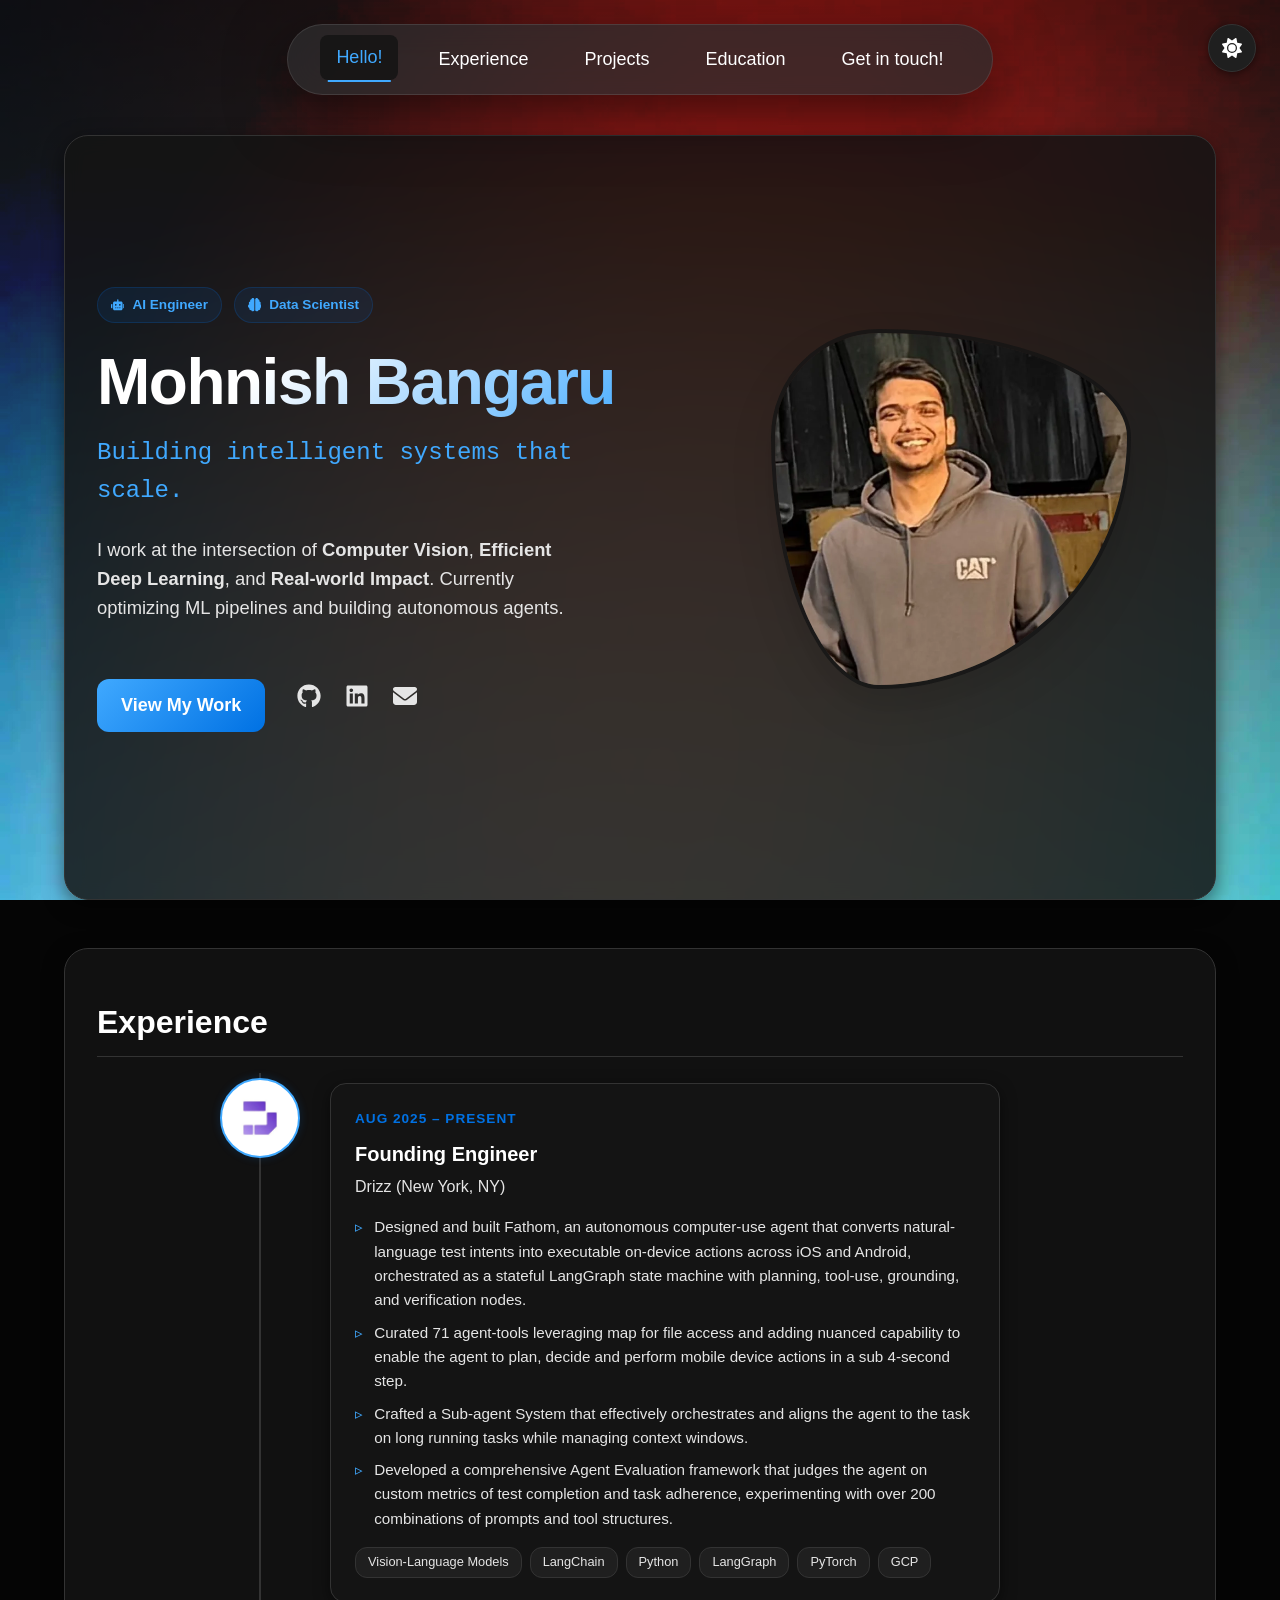
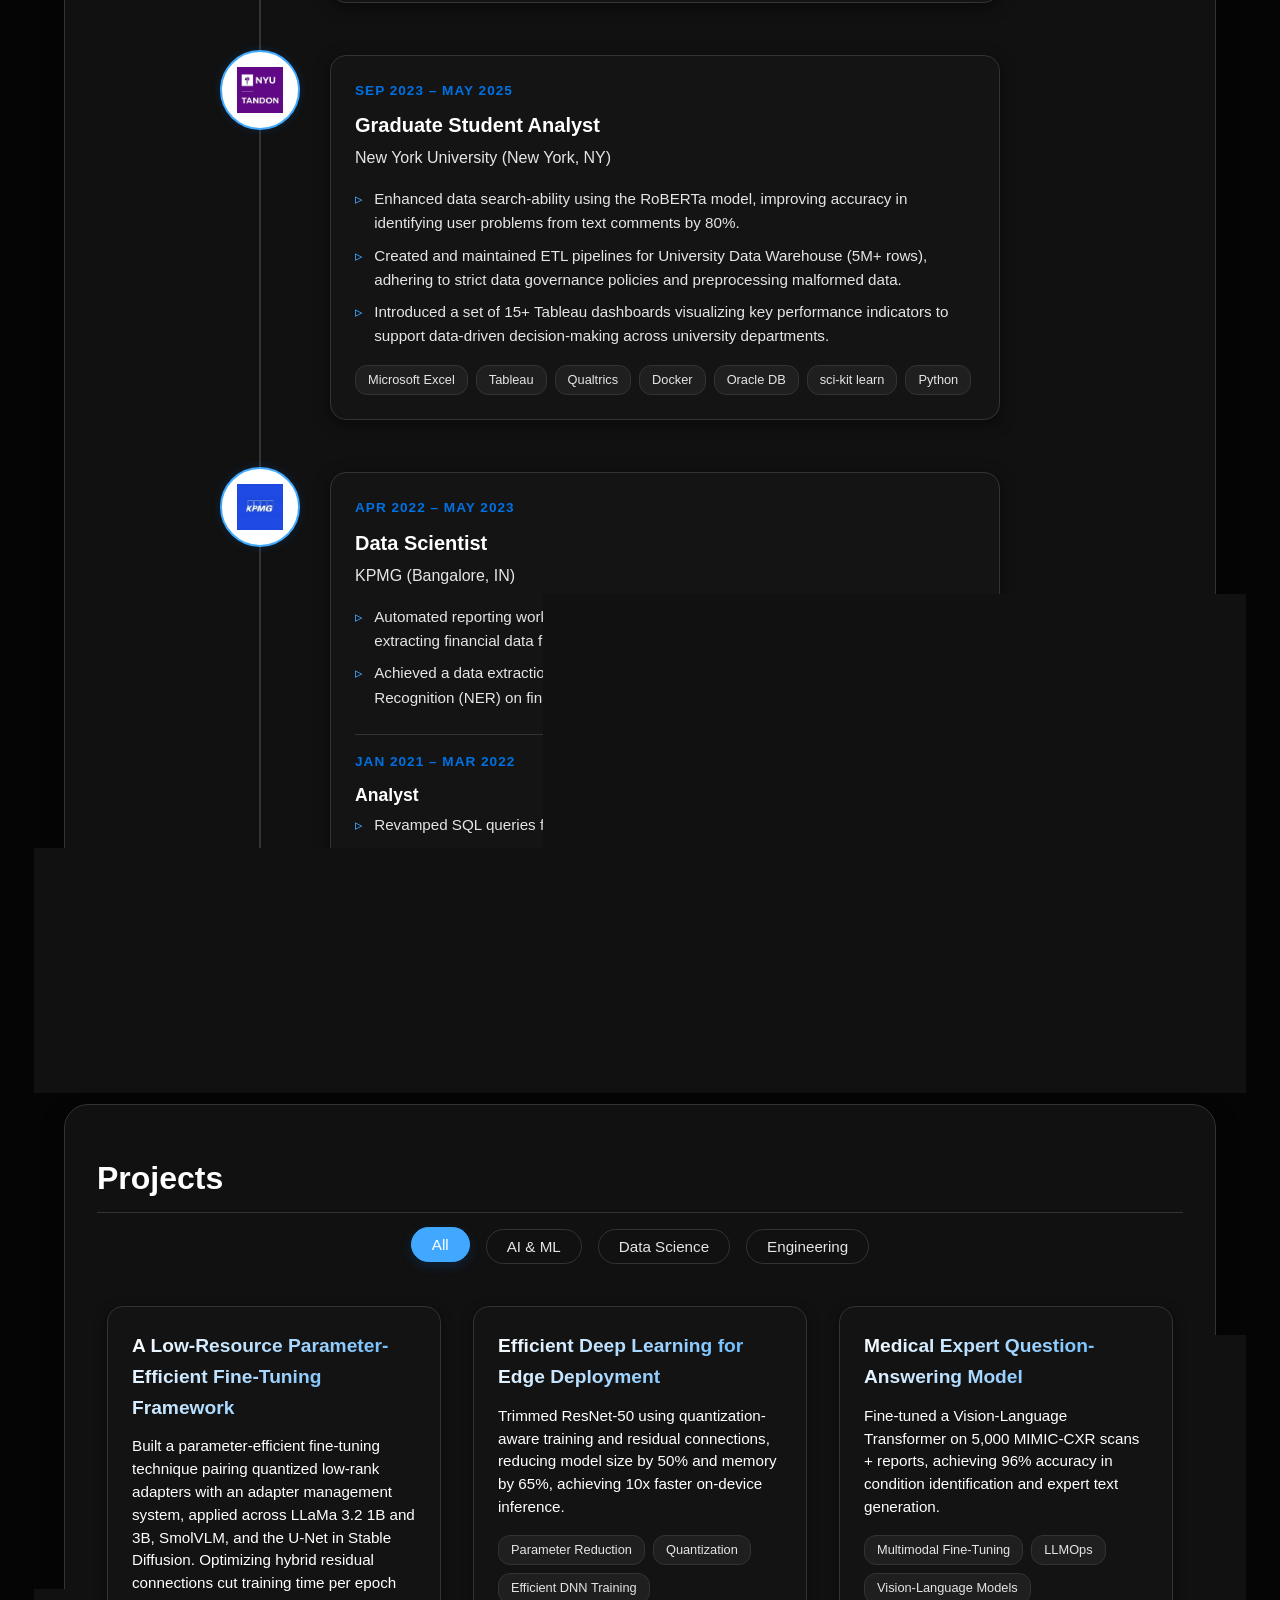
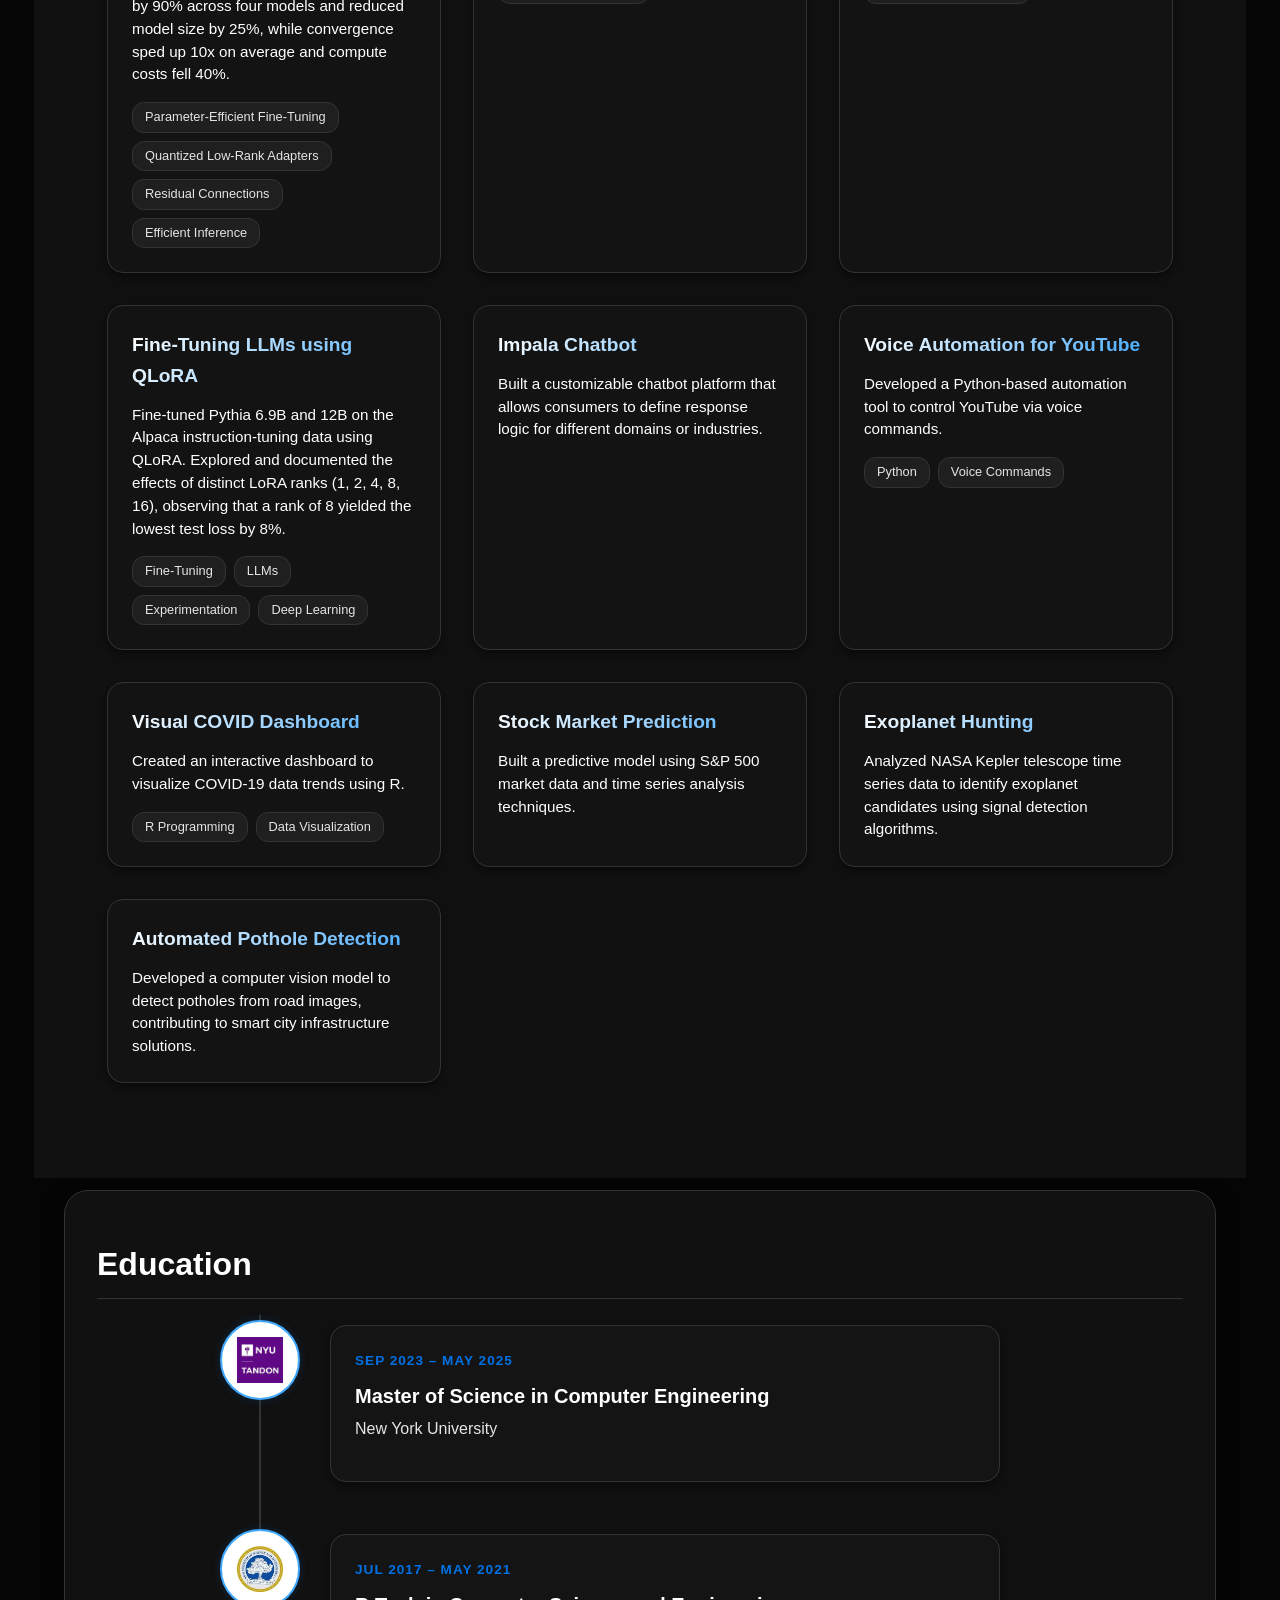
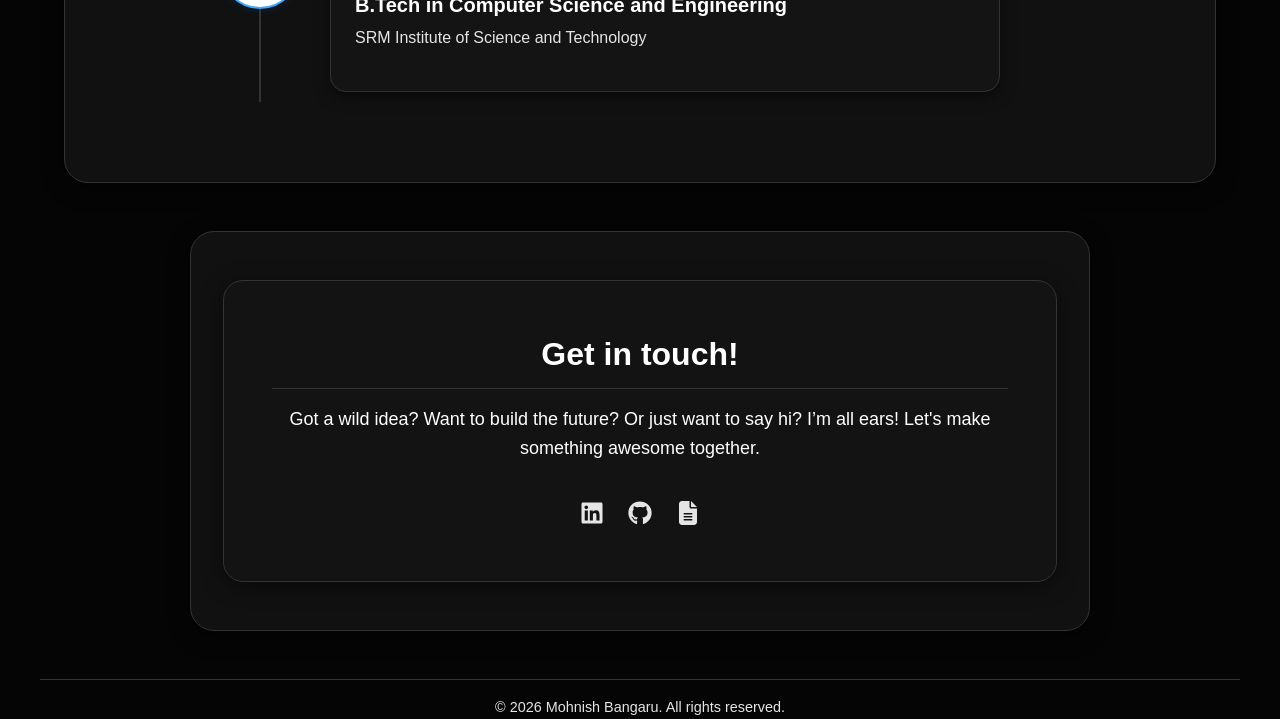
<file: index.html>
<!DOCTYPE html>
<html lang="en">

<head>
  <meta charset="UTF-8" />
  <meta name="viewport" content="width=device-width, initial-scale=1.0" />
  <meta name="color-scheme" content="dark light" />
  <meta name="theme-color" content="#050505" />

  <!-- SEO Meta Tags -->
  <title>Mohnish Bangaru - AI Engineer | Data Scientist | NYU Graduate</title>
  <meta name="description"
    content="Mohnish Bangaru is a recent graduate from NYU Tandon with expertise in AI, computer vision, and efficient deep learning. View portfolio, projects, and experience." />
  <meta name="keywords"
    content="Mohnish Bangaru, Data Scientist, ML Engineer, NYU, Computer Vision, AI, Deep Learning, Machine Learning, Portfolio" />
  <meta name="author" content="Mohnish Bangaru" />
  <link rel="canonical" href="https://mohnishbangaru.github.io/" />

  <!-- Open Graph Meta Tags -->
  <meta property="og:title" content="Mohnish Bangaru - Data Scientist & ML Engineer" />
  <meta property="og:description"
    content="Recent graduate from NYU Tandon specializing in AI, computer vision, and efficient deep learning. View my portfolio and projects." />
  <meta property="og:type" content="website" />
  <meta property="og:url" content="https://mohnishbangaru.github.io" />
  <meta property="og:image" content="https://mohnishbangaru.github.io/assets/profile.jpg" />
  <meta property="og:site_name" content="Mohnish Bangaru Portfolio" />

  <!-- Twitter Card Meta Tags -->
  <meta name="twitter:card" content="summary_large_image" />
  <meta name="twitter:title" content="Mohnish Bangaru - Data Scientist & ML Engineer" />
  <meta name="twitter:description"
    content="Recent graduate from NYU Tandon specializing in AI, computer vision, and efficient deep learning." />
  <meta name="twitter:image" content="https://mohnishbangaru.github.io/assets/profile.jpg" />

  <!-- Additional SEO Meta Tags -->
  <meta name="robots" content="index, follow" />
  <meta name="language" content="English" />
  <meta name="revisit-after" content="7 days" />
  <meta name="distribution" content="global" />

  <!-- Favicon -->
  <link rel="icon" type="image/svg+xml" href="assets/mb-logo.svg" />
  <link rel="apple-touch-icon" href="assets/mb-logo.svg" />

  <!-- Preload the LCP image and the background it sits on -->
  <link rel="preload" as="image" href="assets/profile.webp" type="image/webp" fetchpriority="high" />
  <link rel="preload" as="image" href="assets/gradient-bg.webp" type="image/webp" />

  <link rel="stylesheet" href="style.css" />

  <!-- Structured Data (JSON-LD) -->
  <script type="application/ld+json">
  {
    "@context": "https://schema.org",
    "@type": "Person",
    "name": "Mohnish Bangaru",
    "jobTitle": "Data Scientist & ML Engineer",
    "alumniOf": {
      "@type": "CollegeOrUniversity",
      "name": "New York University, Tandon School of Engineering"
    },
    "url": "https://mohnishbangaru.github.io",
    "sameAs": [
      "https://linkedin.com/in/mohnishbangaru",
      "https://github.com/mohnishbangaru"
    ],
    "email": "mohnishbangaru@nyu.edu",
    "description": "Recent graduate from NYU Tandon specializing in AI, computer vision, and efficient deep learning",
    "knowsAbout": [
      "Machine Learning",
      "Deep Learning",
      "Computer Vision",
      "Data Science",
      "AI",
      "Python",
      "TensorFlow",
      "OpenCV"
    ],
    "worksFor": {
      "@type": "Organization",
      "name": "New York University"
    }
  }
  </script>
</head>

<body>
  <!-- Apply the saved theme before first paint so there is no flash of the wrong theme. -->
  <script>
    (function () {
      try {
        var t = localStorage.getItem('theme');
        document.body.classList.add(t === null ? 'dark-theme' : t);
      } catch (e) {
        document.body.classList.add('dark-theme');
      }
    })();
  </script>

  <!-- If JS never runs, the loader must not sit on top of the content forever. -->
  <noscript>
    <style>
      #loader { display: none !important; }
    </style>
  </noscript>

  <!--
    Icon sprite. Self-hosted from Font Awesome Free 6.4.0 (icons: CC BY 4.0).
    Inlined to remove the render-blocking CDN stylesheet and webfont downloads.
  -->
  <svg xmlns="http://www.w3.org/2000/svg" style="display:none" aria-hidden="true">
    <symbol id="i-github" viewBox="0 0 496 512"><path d="M165.9 397.4c0 2-2.3 3.6-5.2 3.6-3.3.3-5.6-1.3-5.6-3.6 0-2 2.3-3.6 5.2-3.6 3-.3 5.6 1.3 5.6 3.6zm-31.1-4.5c-.7 2 1.3 4.3 4.3 4.9 2.6 1 5.6 0 6.2-2s-1.3-4.3-4.3-5.2c-2.6-.7-5.5.3-6.2 2.3zm44.2-1.7c-2.9.7-4.9 2.6-4.6 4.9.3 2 2.9 3.3 5.9 2.6 2.9-.7 4.9-2.6 4.6-4.6-.3-1.9-3-3.2-5.9-2.9zM244.8 8C106.1 8 0 113.3 0 252c0 110.9 69.8 205.8 169.5 239.2 12.8 2.3 17.3-5.6 17.3-12.1 0-6.2-.3-40.4-.3-61.4 0 0-70 15-84.7-29.8 0 0-11.4-29.1-27.8-36.6 0 0-22.9-15.7 1.6-15.4 0 0 24.9 2 38.6 25.8 21.9 38.6 58.6 27.5 72.9 20.9 2.3-16 8.8-27.1 16-33.7-55.9-6.2-112.3-14.3-112.3-110.5 0-27.5 7.6-41.3 23.6-58.9-2.6-6.5-11.1-33.3 2.6-67.9 20.9-6.5 69 27 69 27 20-5.6 41.5-8.5 62.8-8.5s42.8 2.9 62.8 8.5c0 0 48.1-33.6 69-27 13.7 34.7 5.2 61.4 2.6 67.9 16 17.7 25.8 31.5 25.8 58.9 0 96.5-58.9 104.2-114.8 110.5 9.2 7.9 17 22.9 17 46.4 0 33.7-.3 75.4-.3 83.6 0 6.5 4.6 14.4 17.3 12.1C428.2 457.8 496 362.9 496 252 496 113.3 383.5 8 244.8 8zM97.2 352.9c-1.3 1-1 3.3.7 5.2 1.6 1.6 3.9 2.3 5.2 1 1.3-1 1-3.3-.7-5.2-1.6-1.6-3.9-2.3-5.2-1zm-10.8-8.1c-.7 1.3.3 2.9 2.3 3.9 1.6 1 3.6.7 4.3-.7.7-1.3-.3-2.9-2.3-3.9-2-.6-3.6-.3-4.3.7zm32.4 35.6c-1.6 1.3-1 4.3 1.3 6.2 2.3 2.3 5.2 2.6 6.5 1 1.3-1.3.7-4.3-1.3-6.2-2.2-2.3-5.2-2.6-6.5-1zm-11.4-14.7c-1.6 1-1.6 3.6 0 5.9 1.6 2.3 4.3 3.3 5.6 2.3 1.6-1.3 1.6-3.9 0-6.2-1.4-2.3-4-3.3-5.6-2z"/></symbol>
    <symbol id="i-linkedin" viewBox="0 0 448 512"><path d="M416 32H31.9C14.3 32 0 46.5 0 64.3v383.4C0 465.5 14.3 480 31.9 480H416c17.6 0 32-14.5 32-32.3V64.3c0-17.8-14.4-32.3-32-32.3zM135.4 416H69V202.2h66.5V416zm-33.2-243c-21.3 0-38.5-17.3-38.5-38.5S80.9 96 102.2 96c21.2 0 38.5 17.3 38.5 38.5 0 21.3-17.2 38.5-38.5 38.5zm282.1 243h-66.4V312c0-24.8-.5-56.7-34.5-56.7-34.6 0-39.9 27-39.9 54.9V416h-66.4V202.2h63.7v29.2h.9c8.9-16.8 30.6-34.5 62.9-34.5 67.2 0 79.7 44.3 79.7 101.9V416z"/></symbol>
    <symbol id="i-brain" viewBox="0 0 512 512"><path d="M184 0c30.9 0 56 25.1 56 56V456c0 30.9-25.1 56-56 56c-28.9 0-52.7-21.9-55.7-50.1c-5.2 1.4-10.7 2.1-16.3 2.1c-35.3 0-64-28.7-64-64c0-7.4 1.3-14.6 3.6-21.2C21.4 367.4 0 338.2 0 304c0-31.9 18.7-59.5 45.8-72.3C37.1 220.8 32 207 32 192c0-30.7 21.6-56.3 50.4-62.6C80.8 123.9 80 118 80 112c0-29.9 20.6-55.1 48.3-62.1C131.3 21.9 155.1 0 184 0zM328 0c28.9 0 52.6 21.9 55.7 49.9c27.8 7 48.3 32.1 48.3 62.1c0 6-.8 11.9-2.4 17.4c28.8 6.2 50.4 31.9 50.4 62.6c0 15-5.1 28.8-13.8 39.7C493.3 244.5 512 272.1 512 304c0 34.2-21.4 63.4-51.6 74.8c2.3 6.6 3.6 13.8 3.6 21.2c0 35.3-28.7 64-64 64c-5.6 0-11.1-.7-16.3-2.1c-3 28.2-26.8 50.1-55.7 50.1c-30.9 0-56-25.1-56-56V56c0-30.9 25.1-56 56-56z"/></symbol>
    <symbol id="i-envelope" viewBox="0 0 512 512"><path d="M48 64C21.5 64 0 85.5 0 112c0 15.1 7.1 29.3 19.2 38.4L236.8 313.6c11.4 8.5 27 8.5 38.4 0L492.8 150.4c12.1-9.1 19.2-23.3 19.2-38.4c0-26.5-21.5-48-48-48H48zM0 176V384c0 35.3 28.7 64 64 64H448c35.3 0 64-28.7 64-64V176L294.4 339.2c-22.8 17.1-54 17.1-76.8 0L0 176z"/></symbol>
    <symbol id="i-file-lines" viewBox="0 0 384 512"><path d="M64 0C28.7 0 0 28.7 0 64V448c0 35.3 28.7 64 64 64H320c35.3 0 64-28.7 64-64V160H256c-17.7 0-32-14.3-32-32V0H64zM256 0V128H384L256 0zM112 256H272c8.8 0 16 7.2 16 16s-7.2 16-16 16H112c-8.8 0-16-7.2-16-16s7.2-16 16-16zm0 64H272c8.8 0 16 7.2 16 16s-7.2 16-16 16H112c-8.8 0-16-7.2-16-16s7.2-16 16-16zm0 64H272c8.8 0 16 7.2 16 16s-7.2 16-16 16H112c-8.8 0-16-7.2-16-16s7.2-16 16-16z"/></symbol>
    <symbol id="i-moon" viewBox="0 0 384 512"><path d="M223.5 32C100 32 0 132.3 0 256S100 480 223.5 480c60.6 0 115.5-24.2 155.8-63.4c5-4.9 6.3-12.5 3.1-18.7s-10.1-9.7-17-8.5c-9.8 1.7-19.8 2.6-30.1 2.6c-96.9 0-175.5-78.8-175.5-176c0-65.8 36-123.1 89.3-153.3c6.1-3.5 9.2-10.5 7.7-17.3s-7.3-11.9-14.3-12.5c-6.3-.5-12.6-.8-19-.8z"/></symbol>
    <symbol id="i-robot" viewBox="0 0 640 512"><path d="M320 0c17.7 0 32 14.3 32 32V96H472c39.8 0 72 32.2 72 72V440c0 39.8-32.2 72-72 72H168c-39.8 0-72-32.2-72-72V168c0-39.8 32.2-72 72-72H288V32c0-17.7 14.3-32 32-32zM208 384c-8.8 0-16 7.2-16 16s7.2 16 16 16h32c8.8 0 16-7.2 16-16s-7.2-16-16-16H208zm96 0c-8.8 0-16 7.2-16 16s7.2 16 16 16h32c8.8 0 16-7.2 16-16s-7.2-16-16-16H304zm96 0c-8.8 0-16 7.2-16 16s7.2 16 16 16h32c8.8 0 16-7.2 16-16s-7.2-16-16-16H400zM264 256a40 40 0 1 0 -80 0 40 40 0 1 0 80 0zm152 40a40 40 0 1 0 0-80 40 40 0 1 0 0 80zM48 224H64V416H48c-26.5 0-48-21.5-48-48V272c0-26.5 21.5-48 48-48zm544 0c26.5 0 48 21.5 48 48v96c0 26.5-21.5 48-48 48H576V224h16z"/></symbol>
    <symbol id="i-sun" viewBox="0 0 512 512"><path d="M361.5 1.2c5 2.1 8.6 6.6 9.6 11.9L391 121l107.9 19.8c5.3 1 9.8 4.6 11.9 9.6s1.5 10.7-1.6 15.2L446.9 256l62.3 90.3c3.1 4.5 3.7 10.2 1.6 15.2s-6.6 8.6-11.9 9.6L391 391 371.1 498.9c-1 5.3-4.6 9.8-9.6 11.9s-10.7 1.5-15.2-1.6L256 446.9l-90.3 62.3c-4.5 3.1-10.2 3.7-15.2 1.6s-8.6-6.6-9.6-11.9L121 391 13.1 371.1c-5.3-1-9.8-4.6-11.9-9.6s-1.5-10.7 1.6-15.2L65.1 256 2.8 165.7c-3.1-4.5-3.7-10.2-1.6-15.2s6.6-8.6 11.9-9.6L121 121 140.9 13.1c1-5.3 4.6-9.8 9.6-11.9s10.7-1.5 15.2 1.6L256 65.1 346.3 2.8c4.5-3.1 10.2-3.7 15.2-1.6zM160 256a96 96 0 1 1 192 0 96 96 0 1 1 -192 0zm224 0a128 128 0 1 0 -256 0 128 128 0 1 0 256 0z"/></symbol>
  </svg>

  <button id="theme-toggle" aria-label="Toggle dark mode" type="button">
    <svg class="icon" id="theme-icon" aria-hidden="true"><use href="#i-moon" /></svg>
  </button>

  <!-- Loading Screen -->
  <div id="loader">
    <div class="logo-container">
      <div class="logo-ring"></div>
      <span class="logo-text">MB</span>
    </div>
  </div>

  <!-- Main Content -->
  <div id="main-content">

    <!-- Hero Section -->
    <nav>
      <a href="#about">Hello!</a>
      <a href="#experience">Experience</a>
      <a href="#projects">Projects</a>
      <a href="#education">Education</a>
      <a href="#contact">Get in touch!</a>
    </nav>

    <section id="about" class="hero-section fade-in">
      <div class="hero-content">
        <div class="hero-text">
          <div class="badge-container">
            <span class="ai-badge"><svg class="icon" aria-hidden="true"><use href="#i-robot" /></svg> AI Engineer</span>
            <span class="ai-badge"><svg class="icon" aria-hidden="true"><use href="#i-brain" /></svg> Data
              Scientist</span>
          </div>
          <h1 class="gradient-text">Mohnish Bangaru</h1>
          <p class="hero-subtitle typewrite">Building intelligent systems that scale.</p>

          <p class="hero-description">
            I work at the intersection of <strong>Computer Vision</strong>, <strong>Efficient Deep Learning</strong>,
            and <strong>Real-world Impact</strong>.
            Currently optimizing ML pipelines and building autonomous agents.
          </p>

          <div class="hero-actions">
            <a href="#projects" class="button check-work-btn">View My Work</a>
            <div class="social-links">
              <a href="https://github.com/mohnishbangaru" target="_blank" rel="noopener noreferrer" aria-label="GitHub">
                <svg class="icon" aria-hidden="true"><use href="#i-github" /></svg></a>
              <a href="https://linkedin.com/in/mohnishbangaru" target="_blank" rel="noopener noreferrer"
                aria-label="LinkedIn">
                <svg class="icon" aria-hidden="true"><use href="#i-linkedin" /></svg></a>
              <a href="mailto:mohnishbangaru@nyu.edu" aria-label="Email">
                <svg class="icon" aria-hidden="true"><use href="#i-envelope" /></svg></a>
            </div>
          </div>
        </div>

        <div class="hero-image-container">
          <div class="image-wrapper">
            <picture>
              <source srcset="assets/profile.webp" type="image/webp" />
              <img src="assets/profile.jpg" alt="Mohnish Bangaru" class="profile-img" width="320" height="320"
                fetchpriority="high" decoding="async" />
            </picture>
          </div>
        </div>
      </div>
    </section>

    <!-- Snap Scroll Container -->
    <div id="snap-scroll">

      <section id="experience" class="fade-in slide-up">
        <h2 class="typewrite">Experience</h2>
        <div class="timeline">

          <!-- Job 1: Drizz -->
          <div class="timeline-item">
            <div class="timeline-icon">
              <img src="assets/logos/Drizz.webp" alt="Drizz logo" width="60" height="60" loading="lazy"
                decoding="async">
            </div>
            <div class="timeline-content">
              <span class="timeline-date">Aug 2025 – Present</span>
              <h3 class="timeline-title">Founding Engineer</h3>
              <p class="timeline-company">Drizz (New York, NY)</p>
              <ul class="timeline-description">
                <li>Designed and built Fathom, an autonomous computer-use agent that converts natural-language test
                  intents into executable on-device actions across iOS and Android, orchestrated as a stateful LangGraph
                  state machine with planning, tool-use, grounding, and verification nodes.</li>
                <li>Curated 71 agent-tools leveraging map for file access and adding nuanced capability to enable the
                  agent to plan, decide and perform mobile device actions in a sub 4-second step.</li>
                <li>Crafted a Sub-agent System that effectively orchestrates and aligns the agent to the task on long
                  running tasks while managing context windows.</li>
                <li>Developed a comprehensive Agent Evaluation framework that judges the agent on custom metrics of test
                  completion and task adherence, experimenting with over 200 combinations of prompts and tool
                  structures.</li>
              </ul>
              <div class="skills-container" style="margin-top: 1rem;">
                <span class="skill-tag">Vision-Language Models</span>
                <span class="skill-tag">LangChain</span>
                <span class="skill-tag">Python</span>
                <span class="skill-tag">LangGraph</span>
                <span class="skill-tag">PyTorch</span>
                <span class="skill-tag">GCP</span>
              </div>
            </div>
          </div>

          <!-- Job 2: NYU -->
          <div class="timeline-item">
            <div class="timeline-icon">
              <img src="assets/logos/NYU.webp" alt="NYU logo" width="60" height="60" loading="lazy" decoding="async">
            </div>
            <div class="timeline-content">
              <span class="timeline-date">Sep 2023 – May 2025</span>
              <h3 class="timeline-title">Graduate Student Analyst</h3>
              <p class="timeline-company">New York University (New York, NY)</p>
              <ul class="timeline-description">
                <li>Enhanced data search-ability using the RoBERTa model, improving accuracy in identifying user
                  problems from text comments by 80%.</li>
                <li>Created and maintained ETL pipelines for University Data Warehouse (5M+ rows), adhering to strict
                  data governance policies and preprocessing malformed data.</li>
                <li>Introduced a set of 15+ Tableau dashboards visualizing key performance indicators to support
                  data-driven decision-making across university departments.</li>
              </ul>
              <div class="skills-container" style="margin-top: 1rem;">
                <span class="skill-tag">Microsoft Excel</span>
                <span class="skill-tag">Tableau</span>
                <span class="skill-tag">Qualtrics</span>
                <span class="skill-tag">Docker</span>
                <span class="skill-tag">Oracle DB</span>
                <span class="skill-tag">sci-kit learn</span>
                <span class="skill-tag">Python</span>
              </div>
            </div>
          </div>

          <!-- Job 3: KPMG -->
          <div class="timeline-item">
            <div class="timeline-icon">
              <img src="assets/logos/KPMG.webp" alt="KPMG logo" width="60" height="60" loading="lazy" decoding="async">
            </div>
            <div class="timeline-content">
              <span class="timeline-date">Apr 2022 – May 2023</span>
              <h3 class="timeline-title">Data Scientist</h3>
              <p class="timeline-company">KPMG (Bangalore, IN)</p>
              <ul class="timeline-description">
                <li>Automated reporting workflows using Python scripts, saving 264+ hours annually by extracting
                  financial data from unstructured documents using deep-learning techniques.</li>
                <li>Achieved a data extraction accuracy of 99% using BERT-based models for Named Entity Recognition
                  (NER) on financial documents.</li>
              </ul>
              <!-- Nested Analyst Role -->
              <div style="margin-top: 1.5rem; border-top: 1px solid var(--border-color); padding-top: 1rem;">
                <span class="timeline-date">Jan 2021 – Mar 2022</span>
                <h3 class="timeline-title" style="font-size: 1.1rem;">Analyst</h3>
                <ul class="timeline-description">
                  <li>Revamped SQL queries for real-time data access, cutting execution time by 30%.</li>
                  <li>Maintained documentation and scripted REST API's serving Forecasting Models deployed on AWS.</li>
                </ul>
              </div>
              <div class="skills-container" style="margin-top: 1rem;">
                <span class="skill-tag">Alteryx</span>
                <span class="skill-tag">API Development</span>
                <span class="skill-tag">AWS</span>
                <span class="skill-tag">API Documentation</span>
                <span class="skill-tag">Python</span>
              </div>
            </div>
          </div>

        </div>
      </section>

      <section id="projects" class="fade-in slide-up">
        <h2 class="typewrite">Projects</h2>

        <!-- Filter Buttons -->
        <div class="filter-container">
          <button class="filter-btn active" data-filter="all" type="button">All</button>
          <button class="filter-btn" data-filter="ml" type="button">AI &amp; ML</button>
          <button class="filter-btn" data-filter="data" type="button">Data Science</button>
          <button class="filter-btn" data-filter="dev" type="button">Engineering</button>
        </div>

        <div class="project-grid">

          <!-- Recent & Graduate-Level Projects -->

          <a href="https://github.com/mohnishbangaru/quantization-residual-connections" target="_blank"
            rel="noopener noreferrer" class="project-card-link" data-category="ml">
            <div class="project-card">
              <h3>A Low-Resource Parameter-Efficient Fine-Tuning Framework</h3>
              <p>Built a parameter-efficient fine-tuning technique pairing quantized low-rank adapters with an adapter
                management system, applied across LLaMa 3.2 1B and 3B, SmolVLM, and the U-Net in Stable Diffusion.
                Optimizing hybrid residual connections cut training time per epoch by 90% across four models and reduced
                model size by 25%, while convergence sped up 10x on average and compute costs fell 40%.</p>
              <div class="skills-container">
                <span class="skill-tag">Parameter-Efficient Fine-Tuning</span>
                <span class="skill-tag">Quantized Low-Rank Adapters</span>
                <span class="skill-tag">Residual Connections</span>
                <span class="skill-tag">Efficient Inference</span>
              </div>
            </div>
          </a>

          <a href="https://github.com/mohnishbangaru/efficient-deep-learning-edge" target="_blank"
            rel="noopener noreferrer" class="project-card-link" data-category="ml">
            <div class="project-card">
              <h3>Efficient Deep Learning for Edge Deployment</h3>
              <p>Trimmed ResNet-50 using quantization-aware training and residual connections, reducing model size by
                50% and memory by 65%, achieving 10x faster on-device inference.</p>
              <div class="skills-container">
                <span class="skill-tag">Parameter Reduction</span>
                <span class="skill-tag">Quantization</span>
                <span class="skill-tag">Efficient DNN Training</span>
              </div>
            </div>
          </a>

          <a href="https://github.com/mohnishbangaru/medical-expert-qa" target="_blank" rel="noopener noreferrer"
            class="project-card-link" data-category="ml">
            <div class="project-card">
              <h3>Medical Expert Question-Answering Model</h3>
              <p>Fine-tuned a Vision-Language Transformer on 5,000 MIMIC-CXR scans + reports, achieving 96% accuracy in
                condition identification and expert text generation.</p>
              <div class="skills-container">
                <span class="skill-tag">Multimodal Fine-Tuning</span>
                <span class="skill-tag">LLMOps</span>
                <span class="skill-tag">Vision-Language Models</span>
              </div>
            </div>
          </a>

          <a href="https://github.com/mohnishbangaru/qlora-finetuning" target="_blank" rel="noopener noreferrer"
            class="project-card-link" data-category="ml">
            <div class="project-card">
              <h3>Fine-Tuning LLMs using QLoRA</h3>
              <p>Fine-tuned Pythia 6.9B and 12B on the Alpaca instruction-tuning data using QLoRA. Explored and
                documented the effects of distinct LoRA ranks (1, 2, 4, 8, 16), observing that a rank of 8 yielded the
                lowest test loss by 8%.</p>
              <div class="skills-container">
                <span class="skill-tag">Fine-Tuning</span>
                <span class="skill-tag">LLMs</span>
                <span class="skill-tag">Experimentation</span>
                <span class="skill-tag">Deep Learning</span>
              </div>
            </div>
          </a>

          <!-- Undergraduate & Exploratory Projects -->
          <a href="https://github.com/mohnishbangaru/impala-chatbot" target="_blank" rel="noopener noreferrer"
            class="project-card-link" data-category="dev">
            <div class="project-card">
              <h3>Impala Chatbot</h3>
              <p>Built a customizable chatbot platform that allows consumers to define response logic for different
                domains or industries.</p>
            </div>
          </a>

          <a href="https://github.com/mohnishbangaru/youtube-voice-automation" target="_blank" rel="noopener noreferrer"
            class="project-card-link" data-category="dev">
            <div class="project-card">
              <h3>Voice Automation for YouTube</h3>
              <p>Developed a Python-based automation tool to control YouTube via voice commands.</p>
              <div class="skills-container">
                <span class="skill-tag">Python</span>
                <span class="skill-tag">Voice Commands</span>
              </div>
            </div>
          </a>

          <a href="https://github.com/mohnishbangaru/covid-dashboard" target="_blank" rel="noopener noreferrer"
            class="project-card-link" data-category="data">
            <div class="project-card">
              <h3>Visual COVID Dashboard</h3>
              <p>Created an interactive dashboard to visualize COVID-19 data trends using R.</p>
              <div class="skills-container">
                <span class="skill-tag">R Programming</span>
                <span class="skill-tag">Data Visualization</span>
              </div>
            </div>
          </a>

          <a href="https://github.com/mohnishbangaru/stock-prediction" target="_blank" rel="noopener noreferrer"
            class="project-card-link" data-category="data">
            <div class="project-card">
              <h3>Stock Market Prediction</h3>
              <p>Built a predictive model using S&P 500 market data and time series analysis techniques.</p>
            </div>
          </a>

          <a href="https://github.com/mohnishbangaru/exoplanet-hunting" target="_blank" rel="noopener noreferrer"
            class="project-card-link" data-category="data">
            <div class="project-card">
              <h3>Exoplanet Hunting</h3>
              <p>Analyzed NASA Kepler telescope time series data to identify exoplanet candidates using signal detection
                algorithms.</p>
            </div>
          </a>

          <a href="https://github.com/mohnishbangaru/pothole-detection" target="_blank" rel="noopener noreferrer"
            class="project-card-link" data-category="ml">
            <div class="project-card">
              <h3>Automated Pothole Detection</h3>
              <p>Developed a computer vision model to detect potholes from road images, contributing to smart city
                infrastructure solutions.</p>
            </div>
          </a>

        </div>
      </section>


      <section id="education" class="fade-in slide-up">
        <h2 class="typewrite">Education</h2>
        <div class="timeline">

          <div class="timeline-item">
            <div class="timeline-icon">
              <img src="assets/logos/NYU.webp" alt="NYU logo" width="60" height="60" loading="lazy" decoding="async">
            </div>
            <div class="timeline-content">
              <span class="timeline-date">Sep 2023 – May 2025</span>
              <h3 class="timeline-title">Master of Science in Computer Engineering</h3>
              <p class="timeline-company">New York University</p>
            </div>
          </div>

          <div class="timeline-item">
            <div class="timeline-icon">
              <img src="assets/logos/SRM.webp" alt="SRM logo" width="60" height="60" loading="lazy" decoding="async">
            </div>
            <div class="timeline-content">
              <span class="timeline-date">Jul 2017 – May 2021</span>
              <h3 class="timeline-title">B.Tech in Computer Science and Engineering</h3>
              <p class="timeline-company">SRM Institute of Science and Technology</p>
            </div>
          </div>

        </div>
      </section>

      <section id="contact" class="fade-in slide-up">
        <div class="contact-card glass-card">
          <h2 class="typewrite">Get in touch!</h2>
          <p>Got a wild idea? Want to build the future? Or just want to say hi? I’m all ears! Let's make something
            awesome together.</p>
          <div class="social-links" style="justify-content: center;">
            <a href="https://linkedin.com/in/mohnishbangaru" target="_blank" rel="noopener noreferrer"
              aria-label="LinkedIn"><svg class="icon" aria-hidden="true"><use href="#i-linkedin" /></svg></a>
            <a href="https://github.com/mohnishbangaru" target="_blank" rel="noopener noreferrer" aria-label="GitHub">
              <svg class="icon" aria-hidden="true"><use href="#i-github" /></svg></a>
            <a href="assets/Mohnish_Bangaru_Founding_Engineer.pdf" download title="Download Resume"
              aria-label="Download resume"><svg class="icon" aria-hidden="true"><use href="#i-file-lines" /></svg></a>
          </div>
        </div>
      </section>

    </div>

    <footer>
      <p>&copy; 2026 Mohnish Bangaru. All rights reserved.</p>
    </footer>

  </div>

  <script src="script.js" defer></script>

</body>

</html>
</file>
<file: style.css>
/* CSS Variables for theming */
:root {
  /* Light theme colors */
  --bg-primary: #ffffff;
  --bg-secondary: rgba(255, 255, 255, 0.9);
  --text-primary: #1d1d1f;
  --text-secondary: #6e6e73;
  --accent-primary: #0071e3;
  --accent-secondary: #1e90ff;
  --border-color: #e0e0e0;
  --shadow-color: rgba(0, 0, 0, 0.06);
  --card-bg: rgba(255, 255, 255, 0.8);
  --gradient-overlay: rgba(255, 255, 255, 0.6);
  --toggle-bg: #f5f5f7;
}

/* Dark theme colors - high contrast */
body.dark-theme {
  --bg-primary: #050505;
  /* Deep, true black for OLED pop */
  --bg-secondary: #121212;
  --text-primary: #ffffff;
  /* Pure white for max legibility */
  --text-secondary: #e5e5e5;
  /* Much lighter gray to avoid strain */
  --accent-primary: #40a9ff;
  /* Brighter blue */
  --accent-secondary: #0071e3;
  --border-color: #333333;
  --shadow-color: rgba(0, 0, 0, 0.5);
  --card-bg: rgba(20, 20, 20, 0.85);
  /* Dark but distinct card */
  --gradient-overlay: rgba(0, 0, 0, 0.8);
  --toggle-bg: #1f1f1f;
}

#theme-toggle {
  position: fixed;
  top: 1.5rem;
  right: 1.5rem;
  background: var(--toggle-bg);
  border: 1px solid var(--border-color);
  color: var(--text-primary);
  width: 48px;
  height: 48px;
  border-radius: 50%;
  display: flex;
  align-items: center;
  justify-content: center;
  cursor: pointer;
  z-index: 1000;
  font-size: 1.25rem;
  transition: all 0.3s ease;
  box-shadow: 0 2px 8px var(--shadow-color);
}

#theme-toggle:hover {
  transform: scale(1.1);
  background: var(--card-bg);
}

/* Reset and base styles */
* {
  margin: 0;
  padding: 0;
  box-sizing: border-box;
}

/*
 * Only <html> may scroll.
 *
 * `height: 100%` + `overflow-y: scroll` used to be set on html AND body, which
 * turned <body> into its own nested scroll container: html.scrollHeight stayed
 * at the viewport height while body.scrollHeight grew to the full page. The
 * page still scrolled, but window.scrollY was pinned at 0, so anything reading
 * the window scroll position silently did nothing.
 *
 * overflow-y: scroll stays on html to keep the scrollbar gutter reserved and
 * avoid a horizontal shift on short pages.
 */
html {
  height: 100%;
  scroll-behavior: smooth;
  overflow-y: scroll;
}

body {
  min-height: 100%;
  font-family: -apple-system, BlinkMacSystemFont, 'Segoe UI', Roboto, Helvetica, Arial, sans-serif;
  color: var(--text-primary);
  font-size: 18px;
  line-height: 1.6;
  /* Fallback behind the backdrop, in case the image fails to load. It lives
     here rather than on ::before because an opaque colour underneath the
     blended layers would turn the whole `overlay` blend flat. */
  background-color: var(--bg-primary);
  /* Smooth theme transitions */
  transition: background-color 0.3s ease, color 0.3s ease;
}

/*
 * Backdrop as a fixed pseudo-element rather than `background-attachment: fixed`
 * on the body. The latter forces a full-viewport repaint on every scroll frame
 * and is the main source of scroll stutter on mobile.
 *
 * The duplicated background-image declaration is a cascade fallback: browsers
 * without WebP support keep the PNG, newer ones override it. Only the winning
 * declaration is ever fetched.
 */
body::before {
  content: "";
  position: fixed;
  inset: 0;
  z-index: -1;
  background-image:
    linear-gradient(var(--gradient-overlay), var(--gradient-overlay)),
    url("assets/gradient-bg.png");
  background-image:
    linear-gradient(var(--gradient-overlay), var(--gradient-overlay)),
    url("assets/gradient-bg.webp");
  background-size: cover;
  background-position: center;
  background-repeat: no-repeat;
  background-blend-mode: overlay;
}

/* Inline SVG icons, sized from the parent's font-size like the old webfont. */
.icon {
  width: 1em;
  height: 1em;
  fill: currentColor;
  vertical-align: -0.125em;
  flex: none;
}

/* Layout */
header,
nav,
section,
footer {
  max-width: 1200px;
  margin: auto;
}

header {
  text-align: center;
  padding-top: 4rem;
  position: relative;
}

/* Old Header removed */



/* Navigation */
nav {
  display: flex;
  justify-content: center;
  gap: 1.5rem;
  /* Tighter gap */
  padding: 0.75rem 2rem;
  margin: 1rem auto;
  /* Center horizontally */
  position: sticky;
  top: 1.5rem;
  /* Float from top */
  z-index: 1000;
  width: fit-content;
  border-radius: 50px;
  background: rgba(255, 255, 255, 0.85);
  /* Lighter/More opaque white */
  backdrop-filter: blur(16px);
  -webkit-backdrop-filter: blur(16px);
  border: 1px solid var(--border-color);
  box-shadow: 0 20px 60px rgba(0, 0, 0, 0.55);
  /* High contrast shadow */
  /* Soft shadow */
  /* Soft shadow */
  transition: all 0.3s ease;
}

body.dark-theme nav {
  background: rgba(44, 44, 46, 0.75);
  /* Lighter gray for dark mode */
  border-color: rgba(255, 255, 255, 0.1);
}

nav a {
  text-decoration: none;
  color: var(--text-primary);
  font-weight: 500;
  transition: all 0.3s ease;
  position: relative;
  padding: 0.5rem 1rem;
  border-radius: 8px;
}

nav a:hover,
nav a.active {
  color: var(--accent-primary);
  background: var(--card-bg);
  transform: translateY(-2px);
}

nav a::after {
  content: '';
  position: absolute;
  bottom: -2px;
  left: 50%;
  width: 0;
  height: 2px;
  background: var(--accent-primary);
  transition: all 0.3s ease;
  transform: translateX(-50%);
}

nav a:hover::after,
nav a.active::after {
  width: 80%;
}

/* Section styling (scroll snap + content fit) */
section {
  /* Clears the sticky nav, which now sits above the hero. */
  scroll-margin-top: 7rem;
  margin: 3rem auto;
  padding: 3rem 2rem;
  width: 90%;
  background: var(--card-bg);
  border-radius: 24px;
  box-shadow: 0 6px 20px var(--shadow-color);
  transition: all 0.4s cubic-bezier(0.4, 0, 0.2, 1);
  border: 1px solid var(--border-color);
  backdrop-filter: blur(10px);
}

section:hover {
  transform: translateY(-4px) scale(1.02);
  box-shadow: 0 12px 40px var(--shadow-color);
}

section h2 {
  font-size: 2rem;
  margin-bottom: 1rem;
  border-bottom: 1px solid var(--border-color);
  padding-bottom: 0.5rem;
  color: var(--text-primary);
  transition: color 0.3s ease;
}

ul li {
  margin-bottom: 1rem;
}

/* Footer */
footer {
  text-align: center;
  font-size: 0.9rem;
  color: var(--text-secondary);
  border-top: 1px solid var(--border-color);
  padding-top: 1rem;
  margin-bottom: 2rem;
  transition: color 0.3s ease, border-color 0.3s ease;
}

/* Button */
.button {
  display: inline-block;
  margin-top: 1rem;
  padding: 0.75rem 1.5rem;
  border-radius: 12px;
  background: linear-gradient(135deg, var(--accent-primary), var(--accent-secondary));
  color: white;
  font-weight: 600;
  text-decoration: none;
  transition: all 0.3s ease;
  position: relative;
  overflow: hidden;
}

.button::before {
  content: '';
  position: absolute;
  top: 0;
  left: -100%;
  width: 100%;
  height: 100%;
  background: linear-gradient(90deg, transparent, rgba(255, 255, 255, 0.2), transparent);
  transition: left 0.5s ease;
}

.button:hover::before {
  left: 100%;
}

.button:hover {
  background: linear-gradient(135deg, var(--accent-secondary), var(--accent-primary));
  transform: translateY(-2px);
  box-shadow: 0 6px 20px rgba(0, 113, 227, 0.3);
}

/* Hero Section */
.hero-section {
  min-height: 85vh;
  /* Takes up most of the viewport */
  display: flex;
  align-items: center;
  justify-content: center;
  position: relative;
  overflow: hidden;
  padding-top: 2rem;
  /* Account for floating nav */
}

.hero-content {
  display: grid;
  grid-template-columns: 1.2fr 1fr;
  gap: 4rem;
  align-items: center;
  width: 100%;
}

.hero-text {
  text-align: left;
}

.gradient-text {
  font-size: 4rem;
  font-weight: 800;
  line-height: 1.1;
  margin-bottom: 1rem;
  background: linear-gradient(135deg, var(--text-primary) 30%, var(--accent-primary));
  -webkit-background-clip: text;
  -webkit-text-fill-color: transparent;
  letter-spacing: -1.5px;
}

.hero-subtitle {
  font-size: 1.5rem;
  font-family: 'JetBrains Mono', 'Fira Code', monospace;
  /* Code-like font */
  color: var(--accent-primary);
  margin-bottom: 1.5rem;
  font-weight: 500;
}

.hero-description {
  font-size: 1.15rem;
  color: var(--text-secondary);
  margin-bottom: 2.5rem;
  max-width: 90%;
}

.hero-actions {
  display: flex;
  align-items: center;
  gap: 2rem;
}

/* AI Badges */
.badge-container {
  display: flex;
  gap: 0.75rem;
  margin-bottom: 1.5rem;
}

.ai-badge {
  display: flex;
  align-items: center;
  gap: 0.5rem;
  padding: 0.4rem 0.8rem;
  border-radius: 20px;
  background: rgba(0, 113, 227, 0.1);
  color: var(--accent-primary);
  font-size: 0.85rem;
  font-weight: 600;
  border: 1px solid rgba(0, 113, 227, 0.2);
}

/* Social Links */
.social-links {
  display: flex;
  gap: 1.5rem;
}

.social-links a {
  font-size: 1.5rem;
  color: var(--text-secondary);
  transition: all 0.3s ease;
}

.social-links a:hover {
  color: var(--accent-primary);
  transform: translateY(-3px);
}

/* Hero Image */
.hero-image-container {
  display: flex;
  justify-content: center;
  position: relative;
}

.image-wrapper {
  position: relative;
  /* Larger now that no orbit ring needs clearance around it. */
  width: 360px;
  height: 360px;
}

.profile-img {
  width: 100%;
  height: 100%;
  object-fit: cover;
  border-radius: 30% 70% 70% 30% / 30% 30% 70% 70%;
  /* Organic shape */
  box-shadow: 0 20px 40px rgba(0, 0, 0, 0.15);
  animation: morph 8s ease-in-out infinite;
  border: 4px solid var(--card-bg);
}

@keyframes morph {
  0% {
    border-radius: 50%;
  }

  50% {
    border-radius: 40% 60% 70% 30% / 50% 30% 70% 50%;
  }

  100% {
    border-radius: 50%;
  }
}

/* Animations */
.fade-in {
  opacity: 0;
  animation: fadeIn 1.2s cubic-bezier(0.4, 0, 0.2, 1) forwards;
}

.slide-up {
  transform: translateY(50px);
  opacity: 0;
  animation: slideUp 1.2s cubic-bezier(0.4, 0, 0.2, 1) forwards;
}

.project-card {
  animation: cardAppear 0.8s cubic-bezier(0.4, 0, 0.2, 1) forwards;
  opacity: 0;
  transform: translateY(30px);
}

/*
 * Stagger is done here rather than by setting --card-index from JS, so the
 * cards still appear correctly if the script never runs.
 */
.project-card-link:nth-child(1) .project-card { animation-delay: 0s; }
.project-card-link:nth-child(2) .project-card { animation-delay: 0.1s; }
.project-card-link:nth-child(3) .project-card { animation-delay: 0.2s; }
.project-card-link:nth-child(4) .project-card { animation-delay: 0.3s; }
.project-card-link:nth-child(5) .project-card { animation-delay: 0.4s; }
.project-card-link:nth-child(6) .project-card { animation-delay: 0.5s; }
.project-card-link:nth-child(7) .project-card { animation-delay: 0.6s; }
.project-card-link:nth-child(8) .project-card { animation-delay: 0.7s; }
.project-card-link:nth-child(9) .project-card { animation-delay: 0.8s; }
.project-card-link:nth-child(n + 10) .project-card { animation-delay: 0.9s; }

/* Set by the project filter buttons. */
.project-card-link.is-hidden {
  display: none;
}

@keyframes fadeIn {
  to {
    opacity: 1;
  }
}

@keyframes slideUp {
  to {
    opacity: 1;
    transform: translateY(0);
  }
}

@keyframes cardAppear {
  to {
    opacity: 1;
    transform: translateY(0);
  }
}

/* Floating animation for header */
header h1 {
  animation: float 6s ease-in-out infinite;
}

@keyframes float {

  0%,
  100% {
    transform: translateY(0px);
  }

  50% {
    transform: translateY(-10px);
  }
}



/* Enhanced hover effects - now handled by parent link */

/* Loader styles */
#loader {
  position: fixed;
  top: 0;
  left: 0;
  width: 100%;
  height: 100vh;
  background: var(--bg-primary);
  display: flex;
  flex-direction: column;
  align-items: center;
  justify-content: center;
  z-index: 9999;
  transition: background-color 0.3s ease;
  /*
   * Failsafe. If script.js never runs (parse error, blocked request, old
   * browser) this clears the overlay anyway, so a JS failure can never leave
   * the visitor staring at a spinner over content that is already there.
   */
  animation: loaderFailsafe 0s linear 3s forwards;
}

/* The normal path: script.js reveals the page as soon as it is ready. */
body.loaded #loader {
  opacity: 0;
  visibility: hidden;
  pointer-events: none;
  animation: none;
  transition: opacity 0.35s ease, visibility 0.35s ease;
}

@keyframes loaderFailsafe {
  to {
    opacity: 0;
    visibility: hidden;
    pointer-events: none;
  }
}

.logo-container {
  position: relative;
  width: 100px;
  height: 100px;
  display: flex;
  align-items: center;
  justify-content: center;
}

.logo-text {
  font-size: 2.5rem;
  font-weight: 700;
  color: var(--text-primary);
  font-family: 'Segoe UI', sans-serif;
  /* Clean, modern font */
  letter-spacing: -2px;
  z-index: 2;
  animation: pulseText 2s ease-in-out infinite;
}

.logo-ring {
  position: absolute;
  width: 100%;
  height: 100%;
  border: 4px solid transparent;
  border-top-color: var(--accent-primary);
  border-right-color: var(--accent-secondary);
  border-bottom-color: var(--accent-primary);
  border-radius: 50%;
  animation: spinRing 1.5s cubic-bezier(0.68, -0.55, 0.27, 1.55) infinite;
}

.logo-ring::before {
  content: '';
  position: absolute;
  top: 4px;
  left: 4px;
  right: 4px;
  bottom: 4px;
  border-radius: 50%;
  border: 4px solid transparent;
  border-top-color: var(--accent-secondary);
  animation: spinRing 2s linear infinite reverse;
}

@keyframes spinRing {
  0% {
    transform: rotate(0deg);
  }

  100% {
    transform: rotate(360deg);
  }
}

@keyframes pulseText {

  0%,
  100% {
    opacity: 1;
    transform: scale(1);
  }

  50% {
    opacity: 0.7;
    transform: scale(0.95);
  }
}

/*
 * Scroll snapping removed.
 *
 * `scroll-snap-type: y mandatory` forces the scroll position to a section
 * start, but Experience (1650px) and Projects (1456px) are both far taller
 * than a typical viewport. Mandatory snapping made it impossible to rest the
 * scroll inside them — the browser kept yanking back to a section boundary,
 * so scrolling through the project grid fought the user the whole way.
 */
#snap-scroll {
  scroll-snap-type: none;
}

/* Filter Buttons */
.filter-container {
  display: flex;
  justify-content: center;
  gap: 1rem;
  margin-bottom: 2rem;
  flex-wrap: wrap;
}

.filter-btn {
  background: transparent;
  border: 1px solid var(--border-color);
  padding: 0.5rem 1.25rem;
  border-radius: 20px;
  cursor: pointer;
  font-size: 0.95rem;
  color: var(--text-secondary);
  transition: all 0.3s ease;
  font-family: inherit;
}

.filter-btn:hover,
.filter-btn.active {
  background: var(--accent-primary);
  color: white;
  border-color: var(--accent-primary);
  transform: translateY(-2px);
  box-shadow: 0 4px 12px rgba(0, 113, 227, 0.2);
}

/* --- GLOBAL GLASS UTILITIES --- */
.glass-card {
  background: var(--card-bg);
  backdrop-filter: blur(12px);
  -webkit-backdrop-filter: blur(12px);
  border: 1px solid var(--border-color);
  border-radius: 20px;
  box-shadow: 0 4px 20px var(--shadow-color);
  transition: all 0.4s cubic-bezier(0.4, 0, 0.2, 1);
  overflow: hidden;
  position: relative;
}

.glass-card:hover {
  transform: translateY(-5px) scale(1.01);
  box-shadow: 0 15px 40px var(--shadow-color);
  border-color: rgba(0, 113, 227, 0.3);
}

.glass-card::before {
  content: '';
  position: absolute;
  top: 0;
  left: 0;
  width: 100%;
  height: 4px;
  background: linear-gradient(90deg, var(--accent-primary), var(--accent-secondary));
  opacity: 0;
  transition: opacity 0.3s ease;
}

.glass-card:hover::before {
  opacity: 1;
}

/* --- EXPERIENCE TIMELINE --- */
.timeline {
  position: relative;
  max-width: 800px;
  margin: 0 auto;
}

.timeline::after {
  content: '';
  position: absolute;
  width: 2px;
  background: var(--border-color);
  top: 0;
  bottom: 0;
  left: 20px;
  /* Center of 60px icon is 30px, minus 10px offset = 20px. 
     Wait, left is -10px. Width 60px. Center is -10 + 30 = 20px. 
     Line is at left: 20px. Matches! */
  margin-left: -1px;
}

.timeline-item {
  padding: 10px 40px 10px 90px;
  /* Increased left padding for 80px icon */
  position: relative;
  background-color: inherit;
  width: 100%;
  margin-bottom: 2rem;
}

.timeline-icon {
  position: absolute;
  left: -20px;
  /* Adjust left position for larger icon */
  top: 5px;
  width: 80px;
  /* Increased from 60px */
  height: 80px;
  /* Increased from 60px */
  border-radius: 50%;
  background: var(--card-bg);
  border: 2px solid var(--accent-primary);
  display: flex;
  align-items: center;
  justify-content: center;
  z-index: 10;
  color: var(--accent-primary);
  box-shadow: 0 0 10px rgba(0, 113, 227, 0.2);
  overflow: hidden;
  /* Ensure image stays in circle */
  transition: all 0.3s ease;
  background: white;
  /* Ensure transparent logos look good */
}

.timeline-icon img {
  width: 100%;
  height: 100%;
  object-fit: contain;
  /* Scale image down to fit */
  padding: 15px;
  /* Increased padding to shrink logo within circle */
}

/* Brand Logos */
.timeline-icon.logo-nyu {
  background: #57068c;
  color: white;
  border-color: #57068c;
}

.timeline-icon.logo-kpmg {
  background: #00338D;
  color: white;
  border-color: #00338D;
}

.timeline-icon.logo-srm {
  background: #febb2e;
  /* SRM Gold/Yellow */
  color: #1d1d1f;
  border-color: #febb2e;
}

.timeline-icon.logo-drizz {
  background: #4B0082;
  /* Indigo */
  color: white;
  border-color: #4B0082;
}

.timeline-icon:hover {
  transform: scale(1.1);
  box-shadow: 0 0 15px currentColor;
}

.timeline-content {
  padding: 1.5rem;
  background: var(--card-bg);
  border-radius: 16px;
  border: 1px solid var(--border-color);
  box-shadow: 0 4px 15px var(--shadow-color);
  transition: all 0.3s ease;
}

.timeline-content:hover {
  transform: translateX(5px);
  border-color: var(--accent-primary);
}

.timeline-date {
  font-size: 0.85rem;
  color: var(--accent-secondary);
  font-weight: 600;
  margin-bottom: 0.5rem;
  display: block;
  text-transform: uppercase;
  letter-spacing: 1px;
}

.timeline-title {
  font-size: 1.25rem;
  font-weight: 700;
  margin-bottom: 0.25rem;
  color: var(--text-primary);
}

.timeline-company {
  font-size: 1rem;
  font-weight: 500;
  color: var(--text-secondary);
  margin-bottom: 1rem;
}

/*
 * The custom '▹' marker below is drawn with ::before, so the native list
 * marker has to be switched off — otherwise every item renders two bullets.
 * The global `* { padding: 0 }` reset hid this on some browsers by pulling the
 * native marker outside the visible box, but it still painted.
 */
.timeline-description {
  list-style: none;
}

.timeline-description li {
  margin-bottom: 0.5rem;
  font-size: 0.95rem;
  color: var(--text-secondary);
  padding-left: 1.2rem;
  position: relative;
}

.timeline-description li::before {
  content: '▹';
  position: absolute;
  left: 0;
  color: var(--accent-primary);
}

/* --- PROJECTS OVERHAUL --- */
/* (Reusing existing Grid but enhancing cards) */
.project-card {
  /* Reset previous styles if needed, but mostly extending */
  border: 1px solid var(--border-color);
  /* Slightly transparent */
}

/* Fix flicker: make link the hover target */
.project-card-link {
  display: block;
  text-decoration: none;
  height: 100%;
  position: relative;
  /* Enable z-index */
  z-index: 1;
  width: 100%;
  /* Ensure it fits the grid cell */
  box-sizing: border-box;
  border-radius: 16px;
  /* Match card radius to constrain hover area */
}

.project-card-link:hover {
  z-index: 10;
  /* Bring to front on hover */
}

/* Apply hover effect when parent link is hovered */
.project-card-link:hover .project-card {
  transform: translateY(-5px) scale(1.01);
  box-shadow: 0 15px 40px var(--shadow-color);
  border-color: rgba(0, 113, 227, 0.3);
}

/* Disable self-hover on the inner card to prevent conflict/flicker */
/* The lift above is driven by the parent link only; the card must not define
   its own :hover or the two rules cancel out at equal specificity. */

.project-card h3 {
  font-size: 1.3rem;
  margin-bottom: 0.5rem;
  background: linear-gradient(135deg, var(--text-primary), var(--accent-primary));
  -webkit-background-clip: text;
  -webkit-text-fill-color: transparent;
}

/* --- EDUCATION SECTION --- */
.education-grid {
  display: grid;
  grid-template-columns: repeat(auto-fit, minmax(300px, 1fr));
  gap: 2rem;
}

.edu-card {
  display: flex;
  gap: 1.5rem;
  align-items: flex-start;
  padding: 2rem;
}

.edu-icon {
  font-size: 2.5rem;
  color: var(--accent-primary);
  opacity: 0.8;
}

.edu-details h3 {
  font-size: 1.2rem;
  margin-bottom: 0.5rem;
}

.edu-details .edu-degree {
  font-weight: 600;
  color: var(--text-primary);
  margin-bottom: 0.25rem;
  display: block;
}

.edu-details .edu-year {
  font-size: 0.9rem;
  color: var(--accent-secondary);
  margin-bottom: 1rem;
  display: block;
}

/* --- CONTACT SECTION --- */
#contact {
  text-align: center;
  max-width: 900px;
}

/*
 * Disable the section-level hover lift where it fights inner content.
 * On #projects, scaling the whole section by 1.02 shifted every card under the
 * pointer, which toggled the card's own hover state and made the grid jitter.
 */
#projects:hover,
#contact:hover,
#contact .contact-card:hover {
  transform: none !important;
  box-shadow: 0 6px 20px var(--shadow-color) !important;
  border-color: var(--border-color) !important;
}

.contact-card {
  padding: 3rem;
  text-align: center;
}

/* The removed email link used to supply this gap above the icons. */
.contact-card .social-links {
  margin-top: 2rem;
}

/* Scroll Indicator */
.scroll-indicator {
  position: absolute;
  bottom: 2rem;
  left: 50%;
  transform: translateX(-50%);
  animation: bounce 2s infinite;
  color: var(--accent-primary);
  font-size: 1.5rem;
  cursor: pointer;
}

@keyframes bounce {

  0%,
  20%,
  50%,
  80%,
  100% {
    transform: translateX(-50%) translateY(0);
  }

  40% {
    transform: translateX(-50%) translateY(-10px);
  }

  60% {
    transform: translateX(-50%) translateY(-5px);
  }
}

.project-grid {
  display: grid;
  grid-template-columns: repeat(auto-fit, minmax(300px, 1fr));
  gap: 2rem;
  margin-top: 2rem;
  padding: 10px;
  /* Add padding to container to prevent edge clipping */
}

/* Skills Tags */
.skills-container {
  display: flex;
  flex-wrap: wrap;
  gap: 0.5rem;
  margin-top: 1rem;
}

.skill-tag {
  background: var(--toggle-bg);
  padding: 0.25rem 0.75rem;
  border-radius: 12px;
  font-size: 0.8rem;
  font-weight: 500;
  color: var(--text-secondary);
  border: 1px solid var(--border-color);
  transition: all 0.3s ease;
}

/* Fix flicker: Hover on parent link triggers skill tag style */
.project-card-link:hover .skill-tag {
  background: var(--accent-primary);
  color: white;
  border-color: var(--accent-primary);
}

/* Mobile Responsiveness */
@media (max-width: 768px) {
  /*
   * The nav leads the page now, so it has to stay thin. Wrapping five links at
   * phone width cost three rows and ~200px before the hero. Keep it to one row
   * and let it scroll sideways if the labels do not fit.
   */
  nav {
    flex-wrap: nowrap;
    overflow-x: auto;
    overscroll-behavior-x: contain;
    scrollbar-width: none;
    -ms-overflow-style: none;
    justify-content: flex-start;
    gap: 0;
    padding: 0.35rem 0.4rem;
    /* fit-content so the pill hugs the links and stays centred when they fit,
       and falls back to scrolling only on very narrow screens. */
    width: fit-content;
    max-width: 96%;
    margin: 0.75rem auto;
    top: 0.75rem;
  }

  nav::-webkit-scrollbar {
    display: none;
  }

  /*
   * The nav pill now spans most of the width at the top, where it collided
   * with the fixed theme toggle. Drop the toggle to the bottom-right, which
   * also puts it in easy thumb reach.
   */
  #theme-toggle {
    top: auto;
    bottom: 1.25rem;
    right: 1.25rem;
    width: 44px;
    height: 44px;
  }

  nav a {
    padding: 0.35rem 0.4rem;
    font-size: 0.78rem;
    white-space: nowrap;
  }

  header {
    padding-top: 6rem;
  }

  header h1 {
    font-size: 2.25rem;
  }

  section {
    padding: 2rem 1.5rem;
    width: 95%;
  }

  .about-content {
    flex-direction: column-reverse;
    text-align: center;
  }

  .about-image img {
    width: 180px;
    height: 180px;
  }

  /* Hero Mobile */
  .hero-content {
    grid-template-columns: 1fr;
    gap: 3rem;
    text-align: center;
  }

  .hero-text {
    text-align: center;
    order: 2;
    /* Image on top */
  }

  .hero-actions,
  .badge-container {
    justify-content: center;
  }

  .gradient-text {
    font-size: 2.5rem;
  }

  .hero-image-container {
    order: 1;
  }

  .image-wrapper {
    width: 280px;
    height: 280px;
  }




  .project-grid {
    grid-template-columns: 1fr;
  }
}

/* Narrow phones (iPhone SE and similar, 320px). */
@media (max-width: 380px) {
  nav {
    padding: 0.3rem 0.15rem;
  }

  nav a {
    padding: 0.3rem 0.27rem;
    font-size: 0.68rem;
  }

  .image-wrapper {
    width: 240px;
    height: 240px;
  }


  .gradient-text {
    font-size: 2.1rem;
  }
}


.project-card {
  background: var(--card-bg);
  padding: 1.5rem;
  border-radius: 16px;
  box-shadow: 0 4px 12px var(--shadow-color);
  transition: all 0.4s cubic-bezier(0.4, 0, 0.2, 1);
  border: 1px solid var(--border-color);
  backdrop-filter: blur(10px);
  position: relative;
  height: 100%;
  /* Fill the anchor tag */
  width: 100%;
  /* Fill the anchor tag */
  box-sizing: border-box;
  /* Include padding in width */
  margin: 0;
  /* Ensure no external margins */
}



/* Project card hover effects are handled by the parent link. */

/*
 * Reduced motion.
 *
 * The nine looping animations on this page (orbiting icons, morphing photo,
 * spinning rings) are decorative and are stopped entirely here. The entrance
 * animations cannot simply be switched off, because their elements start at
 * opacity 0 and only the animation brings them in — so each one is pinned to
 * its final state instead.
 */
@media (prefers-reduced-motion: reduce) {

  *,
  *::before,
  *::after {
    animation-duration: 0.01ms !important;
    animation-iteration-count: 1 !important;
    transition-duration: 0.01ms !important;
    scroll-behavior: auto !important;
  }

  html,
  body {
    scroll-behavior: auto;
  }

  /* Elements that are invisible until their entrance animation runs. */
  .fade-in,
  .slide-up,
  .project-card {
    opacity: 1 !important;
    transform: none !important;
  }

  /* Keep the failsafe working: clear the loader immediately instead of at 4s. */
  #loader {
    animation-delay: 0s !important;
  }

  /* Purely decorative motion — no final state to preserve. */
  .profile-img,
  .logo-ring,
  .logo-ring::before,
  .logo-text,
  .scroll-indicator,
  header h1 {
    animation: none !important;
  }
}

.project-card h3 {
  margin-bottom: 0.75rem;
  font-size: 1.2rem;
  color: var(--accent-primary);
  transition: color 0.3s ease;
}

.project-card p {
  font-size: 0.95rem;
  color: var(--text-primary);
  line-height: 1.5;
  transition: color 0.3s ease;
}
</file>
